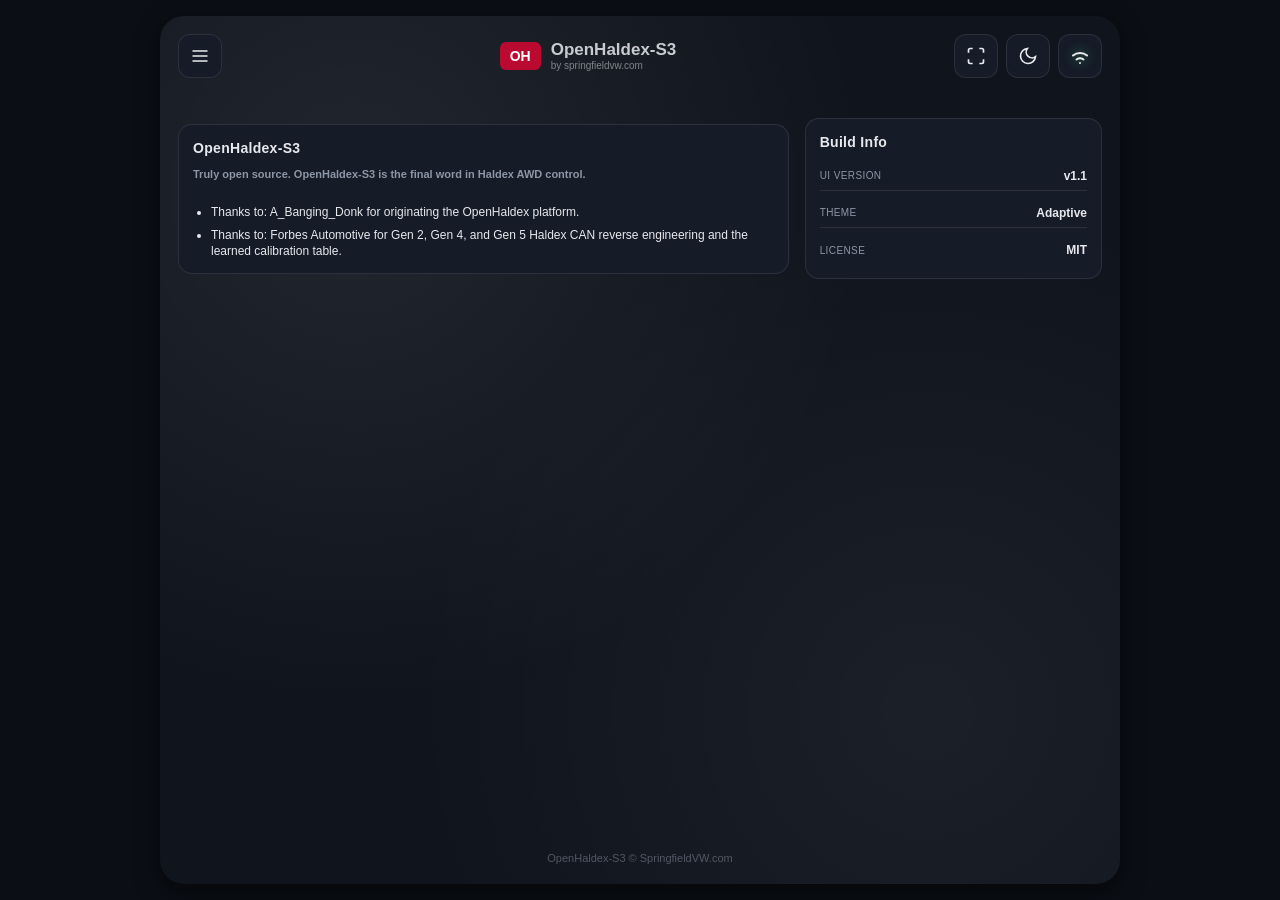
<file: data/about.html>
<!--
OpenHaldex-S3 About UI
&copy; 2026 SpringfieldVW.com
Licensed under the MIT License (see /data/LICENSE)
-->
<!doctype html>
<html lang="en">
  <head>
    <meta charset="utf-8" />
    <meta name="viewport" content="width=device-width, initial-scale=1" />
    <title>OpenHaldex-S3 | About</title>
    <link rel="stylesheet" href="./styles.css" />
  </head>
  <body data-theme="dark">
    <div class="container">
      <!-- Slide Menu Overlay -->
      <nav id="main-menu" class="slide-menu" aria-label="Main menu" aria-hidden="true">
        <div class="menu-header">
          <button type="button" class="menu-close" aria-label="Close menu">
            <svg viewBox="0 0 24 24" fill="none" stroke="currentColor" stroke-width="2">
              <line x1="18" y1="6" x2="6" y2="18" />
              <line x1="6" y1="6" x2="18" y2="18" />
            </svg>
          </button>
          <div class="menu-brand">
            <div class="brand-logo">OH</div>
            <div class="brand-text">
              <span class="brand-title">OpenHaldex-S3</span>
              <span class="brand-subtitle">by springfieldvw.com</span>
            </div>
          </div>
        </div>
        <ul class="menu-items">
          <li><a href="./index.html">Home</a></li>
          <li><a href="./map.html">Map</a></li>
          <li><a href="./speed.html">Speed Settings</a></li>
          <li><a href="./throttle.html">Throttle Settings</a></li>
          <li><a href="./rpm.html">RPM Settings</a></li>
          <li><a href="./canview.html">CAN View</a></li>
          <li><a href="./diag.html">Diagnostics</a></li>
          <li><a href="./logs.html">Logs</a></li>
          <li><a href="./setup.html">Setup</a></li>
          <li><a href="./volvo.html">Volvo DEM</a></li>
          <li><a href="./ota.html">OTA</a></li>
          <li><a href="./help.html">Help</a></li>
          <li><a href="./about.html">About</a></li>
        </ul>
      </nav>

      <div class="menu-backdrop" hidden></div>

      <!-- App Header -->
      <header class="header">
        <button
          type="button"
          class="header-btn menu-toggle"
          aria-label="Open menu"
          aria-controls="main-menu"
          aria-expanded="false"
        >
          <svg viewBox="0 0 24 24">
            <path d="M3 6h18M3 12h18M3 18h18" stroke="currentColor" stroke-width="2" />
          </svg>
        </button>
        <div class="header-brand">
          <div class="brand-logo">OH</div>
          <div class="brand-text">
            <span class="brand-title">OpenHaldex-S3</span>
            <span class="brand-subtitle">by springfieldvw.com</span>
          </div>
        </div>
        <div class="header-icons">
          <button type="button" class="header-btn fullscreen-toggle" aria-label="Enter fullscreen">
            <svg
              class="fullscreen-icon expand-icon"
              viewBox="0 0 24 24"
              fill="none"
              stroke="currentColor"
              stroke-width="2"
            >
              <path
                d="M8 3H5a2 2 0 0 0-2 2v3m18 0V5a2 2 0 0 0-2-2h-3m0 18h3a2 2 0 0 0 2-2v-3M3 16v3a2 2 0 0 0 2 2h3"
              />
            </svg>
            <svg
              class="fullscreen-icon compress-icon"
              viewBox="0 0 24 24"
              fill="none"
              stroke="currentColor"
              stroke-width="2"
            >
              <path
                d="M8 3v3a2 2 0 0 1-2 2H3m18 0h-3a2 2 0 0 1-2-2V3m0 18v-3a2 2 0 0 1 2-2h3M3 16h3a2 2 0 0 1 2 2v3"
              />
            </svg>
          </button>
          <button type="button" class="header-btn theme-toggle" aria-label="Switch theme">
            <svg
              class="theme-icon sun-icon"
              viewBox="0 0 24 24"
              fill="none"
              stroke="currentColor"
              stroke-width="2"
            >
              <circle cx="12" cy="12" r="5" />
              <line x1="12" y1="1" x2="12" y2="3" />
              <line x1="12" y1="21" x2="12" y2="23" />
              <line x1="4.22" y1="4.22" x2="5.64" y2="5.64" />
              <line x1="18.36" y1="18.36" x2="19.78" y2="19.78" />
              <line x1="1" y1="12" x2="3" y2="12" />
              <line x1="21" y1="12" x2="23" y2="12" />
              <line x1="4.22" y1="19.78" x2="5.64" y2="18.36" />
              <line x1="18.36" y1="5.64" x2="19.78" y2="4.22" />
            </svg>
            <svg
              class="theme-icon moon-icon"
              viewBox="0 0 24 24"
              fill="none"
              stroke="currentColor"
              stroke-width="2"
            >
              <path d="M21 12.79A9 9 0 1 1 11.21 3 7 7 0 0 0 21 12.79z" />
            </svg>
          </button>
          <div class="header-btn wifi-icon" role="status" aria-label="Wi-Fi connected">
            <svg
              viewBox="0 0 24 24"
              fill="none"
              stroke="currentColor"
              stroke-width="2"
              stroke-linecap="round"
            >
              <path d="M5 12.55a11 11 0 0 1 14.08 0" />
              <path d="M8.5 16.5a6 6 0 0 1 7 0" />
              <circle cx="12" cy="20" r="1" fill="currentColor" stroke="none" />
            </svg>
          </div>
        </div>
      </header>
      <main class="page-main" aria-label="About OpenHaldex-S3">
        <div class="grid-container">
          <div class="col-12 col-md-8">
            <section class="ui-card">
              <div class="ui-section-head"><h2>OpenHaldex-S3</h2></div>
              <p class="ui-subtle">
                <strong
                  >Truly open source. OpenHaldex-S3 is the final word in Haldex AWD control.</strong
                >
              </p>
              <ul class="info-list" style="margin-top: 12px">
                <li>Thanks to: A_Banging_Donk for originating the OpenHaldex platform.</li>
                <li>
                  Thanks to: Forbes Automotive for Gen 2, Gen 4, and Gen 5 Haldex CAN reverse
                  engineering and the learned calibration table.
                </li>
              </ul>
            </section>
          </div>
          <div class="col-12 col-md-4">
            <section class="ui-card">
              <div class="ui-section-head"><h2>Build Info</h2></div>
              <div class="kv-grid">
                <div class="kv-item">
                  <span class="kv-label">UI Version</span><span class="kv-value">v1.1</span>
                </div>
                <div class="kv-item">
                  <span class="kv-label">Theme</span><span class="kv-value">Adaptive</span>
                </div>
                <div class="kv-item">
                  <span class="kv-label">License</span
                  ><span class="kv-value">MIT</span>
                </div>
              </div>
            </section>
          </div>
        </div>
      </main>
      <footer class="footer">
        <div>OpenHaldex-S3 &copy; SpringfieldVW.com</div>
      </footer>
    </div>
    <script src="./app.js"></script>
  </body>
</html>
</file>
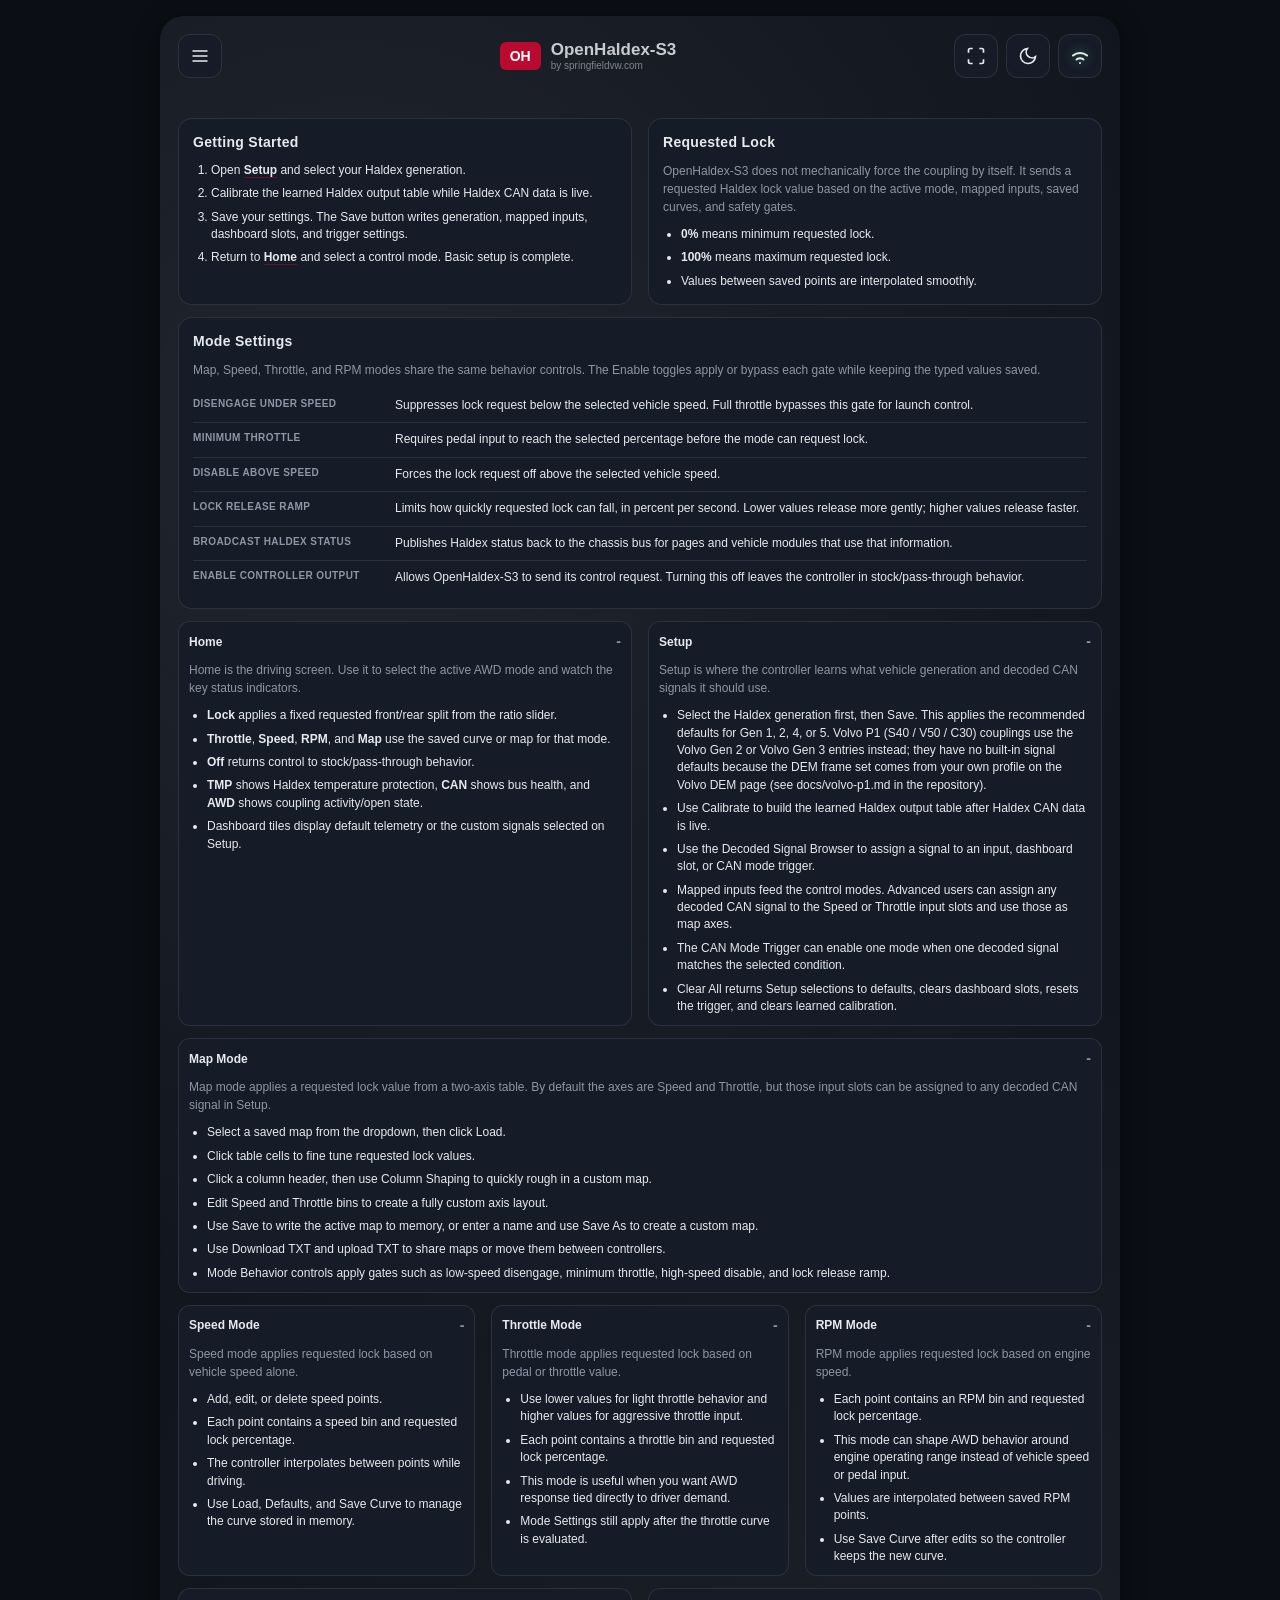
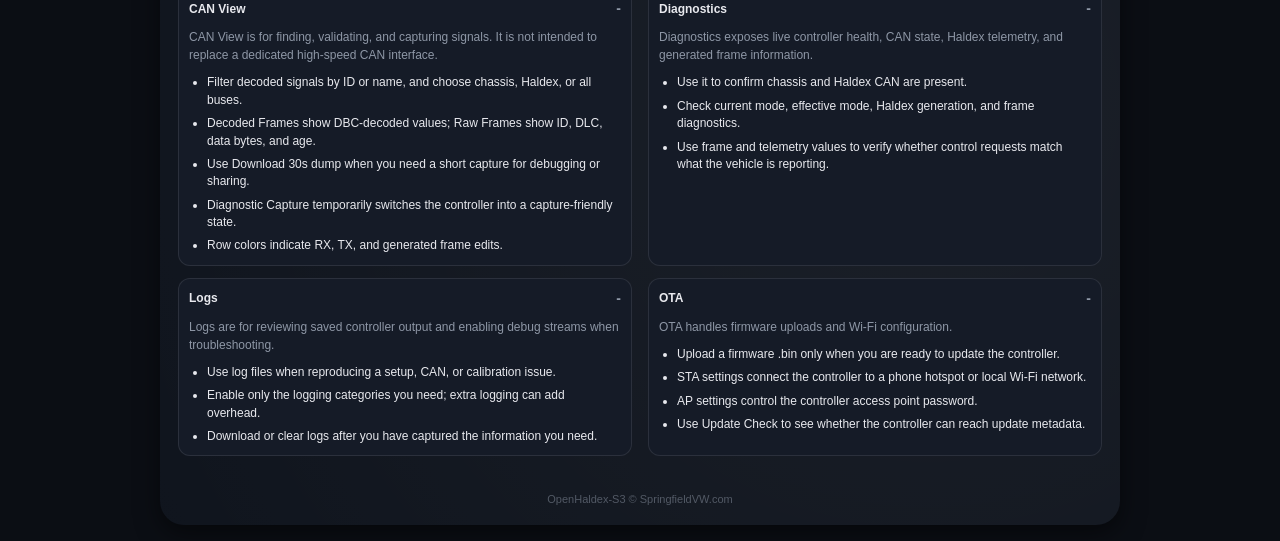
<file: data/help.html>
<!--
OpenHaldex-S3 Help UI
&copy; 2026 SpringfieldVW.com
Licensed under the MIT License (see /data/LICENSE)
-->
<!doctype html>
<html lang="en">
  <head>
    <meta charset="utf-8" />
    <meta name="viewport" content="width=device-width, initial-scale=1" />
    <title>OpenHaldex-S3 | Help</title>
    <link rel="stylesheet" href="./styles.css" />
  </head>
  <body data-theme="dark">
    <div class="container">
      <!-- Slide Menu Overlay -->
      <nav id="main-menu" class="slide-menu" aria-label="Main menu" aria-hidden="true">
        <div class="menu-header">
          <button type="button" class="menu-close" aria-label="Close menu">
            <svg viewBox="0 0 24 24" fill="none" stroke="currentColor" stroke-width="2">
              <line x1="18" y1="6" x2="6" y2="18" />
              <line x1="6" y1="6" x2="18" y2="18" />
            </svg>
          </button>
          <div class="menu-brand">
            <div class="brand-logo">OH</div>
            <div class="brand-text">
              <span class="brand-title">OpenHaldex-S3</span>
              <span class="brand-subtitle">by springfieldvw.com</span>
            </div>
          </div>
        </div>
        <ul class="menu-items">
          <li><a href="./index.html">Home</a></li>
          <li><a href="./map.html">Map</a></li>
          <li><a href="./speed.html">Speed Settings</a></li>
          <li><a href="./throttle.html">Throttle Settings</a></li>
          <li><a href="./rpm.html">RPM Settings</a></li>
          <li><a href="./canview.html">CAN View</a></li>
          <li><a href="./diag.html">Diagnostics</a></li>
          <li><a href="./logs.html">Logs</a></li>
          <li><a href="./setup.html">Setup</a></li>
          <li><a href="./volvo.html">Volvo DEM</a></li>
          <li><a href="./ota.html">OTA</a></li>
          <li><a href="./help.html">Help</a></li>
          <li><a href="./about.html">About</a></li>
        </ul>
      </nav>

      <div class="menu-backdrop" hidden></div>

      <!-- App Header -->
      <header class="header">
        <button
          type="button"
          class="header-btn menu-toggle"
          aria-label="Open menu"
          aria-controls="main-menu"
          aria-expanded="false"
        >
          <svg viewBox="0 0 24 24">
            <path d="M3 6h18M3 12h18M3 18h18" stroke="currentColor" stroke-width="2" />
          </svg>
        </button>
        <div class="header-brand">
          <div class="brand-logo">OH</div>
          <div class="brand-text">
            <span class="brand-title">OpenHaldex-S3</span>
            <span class="brand-subtitle">by springfieldvw.com</span>
          </div>
        </div>
        <div class="header-icons">
          <button type="button" class="header-btn fullscreen-toggle" aria-label="Enter fullscreen">
            <svg
              class="fullscreen-icon expand-icon"
              viewBox="0 0 24 24"
              fill="none"
              stroke="currentColor"
              stroke-width="2"
            >
              <path
                d="M8 3H5a2 2 0 0 0-2 2v3m18 0V5a2 2 0 0 0-2-2h-3m0 18h3a2 2 0 0 0 2-2v-3M3 16v3a2 2 0 0 0 2 2h3"
              />
            </svg>
            <svg
              class="fullscreen-icon compress-icon"
              viewBox="0 0 24 24"
              fill="none"
              stroke="currentColor"
              stroke-width="2"
            >
              <path
                d="M8 3v3a2 2 0 0 1-2 2H3m18 0h-3a2 2 0 0 1-2-2V3m0 18v-3a2 2 0 0 1 2-2h3M3 16h3a2 2 0 0 1 2 2v3"
              />
            </svg>
          </button>
          <button type="button" class="header-btn theme-toggle" aria-label="Switch theme">
            <svg
              class="theme-icon sun-icon"
              viewBox="0 0 24 24"
              fill="none"
              stroke="currentColor"
              stroke-width="2"
            >
              <circle cx="12" cy="12" r="5" />
              <line x1="12" y1="1" x2="12" y2="3" />
              <line x1="12" y1="21" x2="12" y2="23" />
              <line x1="4.22" y1="4.22" x2="5.64" y2="5.64" />
              <line x1="18.36" y1="18.36" x2="19.78" y2="19.78" />
              <line x1="1" y1="12" x2="3" y2="12" />
              <line x1="21" y1="12" x2="23" y2="12" />
              <line x1="4.22" y1="19.78" x2="5.64" y2="18.36" />
              <line x1="18.36" y1="5.64" x2="19.78" y2="4.22" />
            </svg>
            <svg
              class="theme-icon moon-icon"
              viewBox="0 0 24 24"
              fill="none"
              stroke="currentColor"
              stroke-width="2"
            >
              <path d="M21 12.79A9 9 0 1 1 11.21 3 7 7 0 0 0 21 12.79z" />
            </svg>
          </button>
          <div class="header-btn wifi-icon" role="status" aria-label="Wi-Fi connected">
            <svg
              viewBox="0 0 24 24"
              fill="none"
              stroke="currentColor"
              stroke-width="2"
              stroke-linecap="round"
            >
              <path d="M5 12.55a11 11 0 0 1 14.08 0" />
              <path d="M8.5 16.5a6 6 0 0 1 7 0" />
              <circle cx="12" cy="20" r="1" fill="currentColor" stroke="none" />
            </svg>
          </div>
        </div>
      </header>
      <main class="page-main help-main" aria-label="Help and usage guidance">
        <div class="grid-container">
          <div class="col-12 col-md-6">
            <section class="ui-card help-card">
              <div class="ui-section-head"><h2>Getting Started</h2></div>
              <ol class="info-list numbered">
                <li>
                  Open <a class="help-page-link" href="./setup.html">Setup</a> and select your
                  Haldex generation.
                </li>
                <li>Calibrate the learned Haldex output table while Haldex CAN data is live.</li>
                <li>
                  Save your settings. The Save button writes generation, mapped inputs, dashboard
                  slots, and trigger settings.
                </li>
                <li>
                  Return to <a class="help-page-link" href="./index.html">Home</a> and select a
                  control mode. Basic setup is complete.
                </li>
              </ol>
            </section>
          </div>
          <div class="col-12 col-md-6">
            <section class="ui-card help-card">
              <div class="ui-section-head"><h2>Requested Lock</h2></div>
              <p class="help-lead">
                OpenHaldex-S3 does not mechanically force the coupling by itself. It sends a
                requested Haldex lock value based on the active mode, mapped inputs, saved curves,
                and safety gates.
              </p>
              <ul class="info-list">
                <li><strong>0%</strong> means minimum requested lock.</li>
                <li><strong>100%</strong> means maximum requested lock.</li>
                <li>Values between saved points are interpolated smoothly.</li>
              </ul>
            </section>
          </div>
        </div>

        <div class="grid-container">
          <div class="col-12">
            <section class="ui-card help-card">
              <div class="ui-section-head"><h2>Mode Settings</h2></div>
              <p class="help-lead">
                Map, Speed, Throttle, and RPM modes share the same behavior controls. The Enable
                toggles apply or bypass each gate while keeping the typed values saved.
              </p>
              <dl class="help-term-list">
                <div class="help-term">
                  <dt>Disengage under speed</dt>
                  <dd>
                    Suppresses lock request below the selected vehicle speed. Full throttle bypasses
                    this gate for launch control.
                  </dd>
                </div>
                <div class="help-term">
                  <dt>Minimum throttle</dt>
                  <dd>
                    Requires pedal input to reach the selected percentage before the mode can
                    request lock.
                  </dd>
                </div>
                <div class="help-term">
                  <dt>Disable above speed</dt>
                  <dd>Forces the lock request off above the selected vehicle speed.</dd>
                </div>
                <div class="help-term">
                  <dt>Lock release ramp</dt>
                  <dd>
                    Limits how quickly requested lock can fall, in percent per second. Lower values
                    release more gently; higher values release faster.
                  </dd>
                </div>
                <div class="help-term">
                  <dt>Broadcast Haldex status</dt>
                  <dd>
                    Publishes Haldex status back to the chassis bus for pages and vehicle modules
                    that use that information.
                  </dd>
                </div>
                <div class="help-term">
                  <dt>Enable controller output</dt>
                  <dd>
                    Allows OpenHaldex-S3 to send its control request. Turning this off leaves the
                    controller in stock/pass-through behavior.
                  </dd>
                </div>
              </dl>
            </section>
          </div>
        </div>

        <div class="grid-container">
          <div class="col-12 col-md-6">
            <details class="ui-details help-details" data-detail="help-home" open>
              <summary>Home</summary>
              <div class="help-section">
                <p class="help-lead">
                  Home is the driving screen. Use it to select the active AWD mode and watch the key
                  status indicators.
                </p>
                <ul class="info-list">
                  <li>
                    <strong>Lock</strong> applies a fixed requested front/rear split from the ratio
                    slider.
                  </li>
                  <li>
                    <strong>Throttle</strong>, <strong>Speed</strong>, <strong>RPM</strong>, and
                    <strong>Map</strong> use the saved curve or map for that mode.
                  </li>
                  <li><strong>Off</strong> returns control to stock/pass-through behavior.</li>
                  <li>
                    <strong>TMP</strong> shows Haldex temperature protection,
                    <strong>CAN</strong> shows bus health, and <strong>AWD</strong> shows coupling
                    activity/open state.
                  </li>
                  <li>
                    Dashboard tiles display default telemetry or the custom signals selected on
                    Setup.
                  </li>
                </ul>
              </div>
            </details>
          </div>
          <div class="col-12 col-md-6">
            <details class="ui-details help-details" data-detail="help-setup" open>
              <summary>Setup</summary>
              <div class="help-section">
                <p class="help-lead">
                  Setup is where the controller learns what vehicle generation and decoded CAN
                  signals it should use.
                </p>
                <ul class="info-list">
                  <li>
                    Select the Haldex generation first, then Save. This applies the recommended
                    defaults for Gen 1, 2, 4, or 5. Volvo P1 (S40 / V50 / C30) couplings use the
                    Volvo Gen 2 or Volvo Gen 3 entries instead; they have no built-in signal
                    defaults because the DEM frame set comes from your own profile on the Volvo DEM
                    page (see docs/volvo-p1.md in the repository).
                  </li>
                  <li>
                    Use Calibrate to build the learned Haldex output table after Haldex CAN data is
                    live.
                  </li>
                  <li>
                    Use the Decoded Signal Browser to assign a signal to an input, dashboard slot,
                    or CAN mode trigger.
                  </li>
                  <li>
                    Mapped inputs feed the control modes. Advanced users can assign any decoded CAN
                    signal to the Speed or Throttle input slots and use those as map axes.
                  </li>
                  <li>
                    The CAN Mode Trigger can enable one mode when one decoded signal matches the
                    selected condition.
                  </li>
                  <li>
                    Clear All returns Setup selections to defaults, clears dashboard slots, resets
                    the trigger, and clears learned calibration.
                  </li>
                </ul>
              </div>
            </details>
          </div>
        </div>

        <div class="grid-container">
          <div class="col-12">
            <details class="ui-details help-details" data-detail="help-map" open>
              <summary>Map Mode</summary>
              <div class="help-section">
                <p class="help-lead">
                  Map mode applies a requested lock value from a two-axis table. By default the axes
                  are Speed and Throttle, but those input slots can be assigned to any decoded CAN
                  signal in Setup.
                </p>
                <ul class="info-list">
                  <li>Select a saved map from the dropdown, then click Load.</li>
                  <li>Click table cells to fine tune requested lock values.</li>
                  <li>
                    Click a column header, then use Column Shaping to quickly rough in a custom map.
                  </li>
                  <li>Edit Speed and Throttle bins to create a fully custom axis layout.</li>
                  <li>
                    Use Save to write the active map to memory, or enter a name and use Save As to
                    create a custom map.
                  </li>
                  <li>
                    Use Download TXT and upload TXT to share maps or move them between controllers.
                  </li>
                  <li>
                    Mode Behavior controls apply gates such as low-speed disengage, minimum
                    throttle, high-speed disable, and lock release ramp.
                  </li>
                </ul>
              </div>
            </details>
          </div>
        </div>

        <div class="grid-container">
          <div class="col-12 col-md-4">
            <details class="ui-details help-details" data-detail="help-speed" open>
              <summary>Speed Mode</summary>
              <div class="help-section">
                <p class="help-lead">
                  Speed mode applies requested lock based on vehicle speed alone.
                </p>
                <ul class="info-list">
                  <li>Add, edit, or delete speed points.</li>
                  <li>Each point contains a speed bin and requested lock percentage.</li>
                  <li>The controller interpolates between points while driving.</li>
                  <li>Use Load, Defaults, and Save Curve to manage the curve stored in memory.</li>
                </ul>
              </div>
            </details>
          </div>
          <div class="col-12 col-md-4">
            <details class="ui-details help-details" data-detail="help-throttle" open>
              <summary>Throttle Mode</summary>
              <div class="help-section">
                <p class="help-lead">
                  Throttle mode applies requested lock based on pedal or throttle value.
                </p>
                <ul class="info-list">
                  <li>
                    Use lower values for light throttle behavior and higher values for aggressive
                    throttle input.
                  </li>
                  <li>Each point contains a throttle bin and requested lock percentage.</li>
                  <li>
                    This mode is useful when you want AWD response tied directly to driver demand.
                  </li>
                  <li>Mode Settings still apply after the throttle curve is evaluated.</li>
                </ul>
              </div>
            </details>
          </div>
          <div class="col-12 col-md-4">
            <details class="ui-details help-details" data-detail="help-rpm" open>
              <summary>RPM Mode</summary>
              <div class="help-section">
                <p class="help-lead">RPM mode applies requested lock based on engine speed.</p>
                <ul class="info-list">
                  <li>Each point contains an RPM bin and requested lock percentage.</li>
                  <li>
                    This mode can shape AWD behavior around engine operating range instead of
                    vehicle speed or pedal input.
                  </li>
                  <li>Values are interpolated between saved RPM points.</li>
                  <li>Use Save Curve after edits so the controller keeps the new curve.</li>
                </ul>
              </div>
            </details>
          </div>
        </div>

        <div class="grid-container">
          <div class="col-12 col-md-6">
            <details class="ui-details help-details" data-detail="help-canview" open>
              <summary>CAN View</summary>
              <div class="help-section">
                <p class="help-lead">
                  CAN View is for finding, validating, and capturing signals. It is not intended to
                  replace a dedicated high-speed CAN interface.
                </p>
                <ul class="info-list">
                  <li>
                    Filter decoded signals by ID or name, and choose chassis, Haldex, or all buses.
                  </li>
                  <li>
                    Decoded Frames show DBC-decoded values; Raw Frames show ID, DLC, data bytes, and
                    age.
                  </li>
                  <li>
                    Use Download 30s dump when you need a short capture for debugging or sharing.
                  </li>
                  <li>
                    Diagnostic Capture temporarily switches the controller into a capture-friendly
                    state.
                  </li>
                  <li>Row colors indicate RX, TX, and generated frame edits.</li>
                </ul>
              </div>
            </details>
          </div>
          <div class="col-12 col-md-6">
            <details class="ui-details help-details" data-detail="help-diag" open>
              <summary>Diagnostics</summary>
              <div class="help-section">
                <p class="help-lead">
                  Diagnostics exposes live controller health, CAN state, Haldex telemetry, and
                  generated frame information.
                </p>
                <ul class="info-list">
                  <li>Use it to confirm chassis and Haldex CAN are present.</li>
                  <li>
                    Check current mode, effective mode, Haldex generation, and frame diagnostics.
                  </li>
                  <li>
                    Use frame and telemetry values to verify whether control requests match what the
                    vehicle is reporting.
                  </li>
                </ul>
              </div>
            </details>
          </div>
        </div>

        <div class="grid-container">
          <div class="col-12 col-md-6">
            <details class="ui-details help-details" data-detail="help-logs" open>
              <summary>Logs</summary>
              <div class="help-section">
                <p class="help-lead">
                  Logs are for reviewing saved controller output and enabling debug streams when
                  troubleshooting.
                </p>
                <ul class="info-list">
                  <li>Use log files when reproducing a setup, CAN, or calibration issue.</li>
                  <li>
                    Enable only the logging categories you need; extra logging can add overhead.
                  </li>
                  <li>Download or clear logs after you have captured the information you need.</li>
                </ul>
              </div>
            </details>
          </div>
          <div class="col-12 col-md-6">
            <details class="ui-details help-details" data-detail="help-ota" open>
              <summary>OTA</summary>
              <div class="help-section">
                <p class="help-lead">OTA handles firmware uploads and Wi-Fi configuration.</p>
                <ul class="info-list">
                  <li>Upload a firmware .bin only when you are ready to update the controller.</li>
                  <li>
                    STA settings connect the controller to a phone hotspot or local Wi-Fi network.
                  </li>
                  <li>AP settings control the controller access point password.</li>
                  <li>Use Update Check to see whether the controller can reach update metadata.</li>
                </ul>
              </div>
            </details>
          </div>
        </div>
      </main>
      <footer class="footer">
        <div>OpenHaldex-S3 &copy; SpringfieldVW.com</div>
      </footer>
    </div>
    <script src="./app.js"></script>
  </body>
</html>
</file>
<file: data/styles.css>
/* OpenHaldex-S3 UI
   (c) 2026 SpringfieldVW.com
   Licensed under the MIT License (see /data/LICENSE) */

:root {
  --vw-blue: #0051ce;
  --audi-red: #bb0a30;
  --brand-rgb: 187, 10, 48;
  --font-ui: "Segoe UI Variable Text", "Aptos", "SF Pro Text", "Noto Sans", sans-serif;
  --font-mono: "JetBrains Mono", "SFMono-Regular", "Consolas", "Liberation Mono", monospace;
  --bg: #0b0e14;
  --panel: #0f141d;
  --panel-2: #151b27;
  --text: #e8e9ee;
  --muted: #8e97a6;
  --line: rgba(232, 233, 238, 0.1);
  --brand: var(--audi-red);
  --success: #22c55e;
  --warning: #f59e0b;
  --danger: #ef4444;
  --control-bg: var(--panel);
  --control-bg-alt: var(--panel-2);
  --control-border: rgba(232, 233, 238, 0.22);
  --control-border-strong: rgba(var(--brand-rgb), 0.42);
  --control-hover: rgba(var(--brand-rgb), 0.12);
  --control-ring: rgba(var(--brand-rgb), 0.24);
  --grid-gap: 8px;
  --grid-pad-top: 28px;
  --grid-pad: 12px;
  --shadow: 0 8px 24px rgba(0, 0, 0, 0.5);
}

[data-theme="light"] {
  --brand-rgb: 0, 81, 206;
  --bg: #f4f6fa;
  --panel: #ffffff;
  --panel-2: #f4f6fb;
  --text: #0b1324;
  --muted: #6a7280;
  --line: rgba(11, 19, 36, 0.1);
  --brand: var(--vw-blue);
  --control-bg: var(--panel);
  --control-bg-alt: var(--panel-2);
  --control-border: rgba(11, 19, 36, 0.2);
  --control-border-strong: rgba(var(--brand-rgb), 0.42);
  --control-hover: rgba(var(--brand-rgb), 0.1);
  --control-ring: rgba(var(--brand-rgb), 0.2);
  --shadow: 0 8px 24px rgba(12, 18, 38, 0.1);
}

* {
  box-sizing: border-box;
  margin: 0;
  padding: 0;
}

body {
  background: var(--bg);
  color: var(--text);
  font-family: var(--font-ui);
  line-height: 1.35;
  min-height: 100vh;
  display: flex;
  justify-content: center;
  padding: 16px;
  -webkit-text-size-adjust: 100%;
  text-rendering: optimizeLegibility;
  -webkit-font-smoothing: antialiased;
  -moz-osx-font-smoothing: grayscale;
}

button,
input,
select,
textarea {
  font-family: inherit;
}

code,
pre,
kbd,
samp {
  font-family: var(--font-mono);
}

* {
  scrollbar-width: thin;
  scrollbar-color: rgba(var(--brand-rgb), 0.56) rgba(var(--brand-rgb), 0.14);
}

*::-webkit-scrollbar {
  width: 10px;
  height: 10px;
}

*::-webkit-scrollbar-track {
  background: rgba(var(--brand-rgb), 0.14);
  border-radius: 999px;
}

*::-webkit-scrollbar-thumb {
  background: rgba(var(--brand-rgb), 0.56);
  border-radius: 999px;
  border: 2px solid rgba(var(--brand-rgb), 0.14);
}

*::-webkit-scrollbar-thumb:hover {
  background: rgba(var(--brand-rgb), 0.72);
}

button,
a,
input[type="range"] {
  touch-action: manipulation;
}

/* Slide Menu */
.slide-menu {
  position: absolute;
  top: 0;
  left: 0;
  width: 285px;
  height: 100%;
  background: var(--panel);
  box-shadow: none;
  transform: translateX(-100%);
  transition:
    transform 0.3s cubic-bezier(0.4, 0, 0.2, 1),
    box-shadow 0.3s ease;
  z-index: 100;
  display: flex;
  flex-direction: column;
  border-radius: 24px 0 0 24px;
  pointer-events: none;
}

.slide-menu.active {
  pointer-events: auto;
  transform: translateX(0);
  box-shadow: 8px 0 24px rgba(0, 0, 0, 0.3);
}

.menu-backdrop {
  position: absolute;
  top: 0;
  left: 0;
  width: 100%;
  height: 100%;
  background: rgba(0, 0, 0, 0);
  opacity: 0;
  pointer-events: none;
  transition: opacity 0.3s ease;
  z-index: 99;
  border-radius: 24px;
}

.menu-backdrop.active {
  opacity: 0.5;
  pointer-events: auto;
}

.menu-header {
  display: flex;
  align-items: center;
  justify-content: space-between;
  padding: 20px 16px;
  border-bottom: 1px solid var(--line);
  gap: 12px;
}

.menu-close {
  width: 44px;
  height: 44px;
  border-radius: 8px;
  border: 1px solid var(--line);
  background: var(--panel-2);
  color: var(--text);
  display: flex;
  align-items: center;
  justify-content: center;
  cursor: pointer;
  transition: all 0.2s;
}

.menu-close:hover {
  background: var(--line);
}

.menu-close svg {
  width: 18px;
  height: 18px;
}

.menu-brand {
  display: flex;
  align-items: center;
  justify-content: center;
  gap: 10px;
  flex: 1;
  margin-left: 21px;
}

.menu-items {
  list-style: none;
  flex: 1;
  overflow-y: auto;
  padding: 12px 0;
}

.menu-items li {
  margin: 0;
  padding: 0;
}

.menu-items a {
  display: flex;
  align-items: center;
  padding: 14px 20px;
  color: var(--text);
  text-decoration: none;
  font-size: 14px;
  font-weight: 500;
  transition: all 0.2s;
  cursor: pointer;
}

.menu-items a:hover {
  background: var(--panel-2);
  padding-left: 24px;
  color: var(--brand);
}

:focus-visible {
  outline: 2px solid var(--brand);
  outline-offset: 2px;
}

.menu-items a:focus-visible {
  background: var(--panel-2);
  color: var(--brand);
}

.btn-circle:focus-visible .btn-icon {
  border-color: var(--brand);
}

.container {
  width: 100%;
  max-width: 960px;
  background: var(--panel);
  border-radius: 24px;
  padding: 18px 18px 18px 18px;
  box-shadow: var(--shadow);
  display: flex;
  flex-direction: column;
  gap: 12px;
  min-height: 90vh;
  position: relative;
  overflow: hidden;
}

.container::before {
  content: "";
  position: absolute;
  top: 0;
  left: 0;
  width: 100%;
  height: 100%;
  background:
    radial-gradient(circle at 20% 20%, rgba(11, 19, 36, 0.08) 0%, transparent 50%),
    radial-gradient(circle at 80% 80%, rgba(11, 19, 36, 0.06) 0%, transparent 50%);
  pointer-events: none;
  z-index: 0;
}

[data-theme="dark"] .container::before {
  background:
    radial-gradient(circle at 20% 20%, rgba(255, 255, 255, 0.08) 0%, transparent 50%),
    radial-gradient(circle at 80% 80%, rgba(255, 255, 255, 0.05) 0%, transparent 50%);
}

.container > *:not(.slide-menu):not(.menu-backdrop) {
  position: relative;
  z-index: 1;
}

/* Header */
.header {
  display: flex;
  align-items: center;
  justify-content: space-between;
  gap: 12px;
}

.header-btn {
  width: 44px;
  height: 44px;
  border-radius: 12px;
  border: 1px solid var(--line);
  background: var(--panel-2);
  color: var(--text);
  display: flex;
  align-items: center;
  justify-content: center;
  cursor: pointer;
  flex-shrink: 0;
}

.header-btn svg {
  width: 20px;
  height: 20px;
}

.header-icons {
  display: flex;
  gap: 8px;
  align-items: center;
}

.wifi-icon {
  cursor: default;
}

.wifi-icon svg {
  width: 24px;
  height: 24px;
  filter: drop-shadow(0 0 6px rgba(74, 222, 128, 0.6));
  transform: translateY(-1px);
}

.theme-toggle .moon-icon {
  display: none;
}

[data-theme="dark"] .theme-toggle .sun-icon {
  display: none;
}

[data-theme="dark"] .theme-toggle .moon-icon {
  display: block;
}

.fullscreen-toggle .compress-icon {
  display: none;
}

:fullscreen .fullscreen-toggle .expand-icon,
html:fullscreen .fullscreen-toggle .expand-icon {
  display: none;
}

:fullscreen .fullscreen-toggle .compress-icon,
html:fullscreen .fullscreen-toggle .compress-icon {
  display: block;
}

.header-brand {
  display: flex;
  align-items: center;
  justify-content: center;
  gap: 10px;
  flex: 1;
}

.brand-logo {
  background: var(--brand);
  color: white;
  font-size: 14px;
  font-weight: 700;
  padding: 6px 10px;
  border-radius: 6px;
  line-height: 1.2;
  text-align: center;
}
.brand-text {
  display: flex;
  flex-direction: column;
  gap: 0px;
}

.brand-title {
  font-size: 17px;
  font-weight: 600;
  opacity: 0.85;
  line-height: 1.2;
}

.brand-subtitle {
  font-size: 10px;
  font-weight: 400;
  opacity: 0.5;
  line-height: 1.2;
}

/* 12-Column Grid System */
.grid-container {
  display: grid;
  grid-template-columns: repeat(12, 1fr);
  gap: var(--grid-gap);
  width: 100%;
}

.grid-container:first-of-type {
  padding: var(--grid-pad-top) 0 var(--grid-pad) 0;
}

.grid-container:nth-of-type(n + 2) {
  padding: var(--grid-pad) 0;
}

/* Column classes */
.col-1,
.col-2,
.col-3,
.col-4,
.col-5,
.col-6,
.col-7,
.col-8,
.col-9,
.col-10,
.col-11,
.col-12,
.col-sm-1,
.col-sm-2,
.col-sm-3,
.col-sm-4,
.col-sm-5,
.col-sm-6,
.col-sm-7,
.col-sm-8,
.col-sm-9,
.col-sm-10,
.col-sm-11,
.col-sm-12,
.col-md-1,
.col-md-2,
.col-md-3,
.col-md-4,
.col-md-5,
.col-md-6,
.col-md-7,
.col-md-8,
.col-md-9,
.col-md-10,
.col-md-11,
.col-md-12 {
  display: flex;
  flex-direction: column;
  justify-content: center;
  align-items: center;
  width: 100%;
}

.col-1 {
  grid-column: span 1;
}
.col-2 {
  grid-column: span 2;
}
.col-3 {
  grid-column: span 3;
}
.col-4 {
  grid-column: span 4;
}
.col-5 {
  grid-column: span 5;
}
.col-6 {
  grid-column: span 6;
}
.col-7 {
  grid-column: span 7;
}
.col-8 {
  grid-column: span 8;
}
.col-9 {
  grid-column: span 9;
}
.col-10 {
  grid-column: span 10;
}
.col-11 {
  grid-column: span 11;
}
.col-12 {
  grid-column: span 12;
}

/* Tablet breakpoint (414px+) */
@media (min-width: 414px) {
  :root {
    --grid-gap: 12px;
  }

  .col-sm-1,
  .col-sm-2,
  .col-sm-3,
  .col-sm-4,
  .col-sm-5,
  .col-sm-6,
  .col-sm-7,
  .col-sm-8,
  .col-sm-9,
  .col-sm-10,
  .col-sm-11,
  .col-sm-12 {
    display: flex;
    flex-direction: column;
    justify-content: center;
    align-items: center;
    width: 100%;
  }

  .col-sm-1 {
    grid-column: span 1;
  }
  .col-sm-2 {
    grid-column: span 2;
  }
  .col-sm-3 {
    grid-column: span 3;
  }
  .col-sm-4 {
    grid-column: span 4;
  }
  .col-sm-5 {
    grid-column: span 5;
  }
  .col-sm-6 {
    grid-column: span 6;
  }
  .col-sm-7 {
    grid-column: span 7;
  }
  .col-sm-8 {
    grid-column: span 8;
  }
  .col-sm-9 {
    grid-column: span 9;
  }
  .col-sm-10 {
    grid-column: span 10;
  }
  .col-sm-11 {
    grid-column: span 11;
  }
  .col-sm-12 {
    grid-column: span 12;
  }
}

/* Desktop breakpoint (768px+) */
@media (min-width: 768px) {
  :root {
    --grid-gap: 16px;
  }

  .col-md-1,
  .col-md-2,
  .col-md-3,
  .col-md-4,
  .col-md-5,
  .col-md-6,
  .col-md-7,
  .col-md-8,
  .col-md-9,
  .col-md-10,
  .col-md-11,
  .col-md-12 {
    display: flex;
    flex-direction: column;
    justify-content: center;
    align-items: center;
    width: 100%;
  }

  .col-md-1 {
    grid-column: span 1;
  }
  .col-md-2 {
    grid-column: span 2;
  }
  .col-md-3 {
    grid-column: span 3;
  }
  .col-md-4 {
    grid-column: span 4;
  }
  .col-md-5 {
    grid-column: span 5;
  }
  .col-md-6 {
    grid-column: span 6;
  }
  .col-md-7 {
    grid-column: span 7;
  }
  .col-md-8 {
    grid-column: span 8;
  }
  .col-md-9 {
    grid-column: span 9;
  }
  .col-md-10 {
    grid-column: span 10;
  }
  .col-md-11 {
    grid-column: span 11;
  }
  .col-md-12 {
    grid-column: span 12;
  }
}

/* Button Section */
.btn-circle {
  display: flex;
  flex-direction: column;
  align-items: center;
  gap: 8px;
  background: none;
  border: none;
  color: var(--muted);
  cursor: pointer;
  padding: 0;
}

.btn-icon {
  width: 85px;
  height: 85px;
  border-radius: 16px;
  border: 1px solid var(--line);
  background: var(--panel-2);
  display: flex;
  align-items: center;
  justify-content: center;
  transition: all 0.2s;
  font-size: 11px;
  font-weight: 600;
  text-transform: uppercase;
  letter-spacing: 0.3px;
  padding: 8px;
  text-align: center;
}

.btn-icon svg {
  width: 26px;
  height: 26px;
}

.btn-circle.active {
  color: #1a1a1a;
}

.btn-circle.active .btn-icon {
  border-color: var(--brand);
  border-width: 2px;
  box-shadow:
    0 0 12px rgba(var(--brand-rgb), 0.42),
    inset 0 0 20px rgba(var(--brand-rgb), 0.16);
  background: rgba(11, 19, 36, 0.08);
}

[data-theme="dark"] .btn-circle.active {
  color: white;
}

[data-theme="dark"] .btn-circle.active .btn-icon {
  box-shadow:
    0 0 12px rgba(var(--brand-rgb), 0.5),
    inset 0 0 20px rgba(var(--brand-rgb), 0.2);
  background: rgba(255, 255, 255, 0.08);
  border-color: var(--brand);
}

.btn-circle:active .btn-icon {
  transform: scale(0.95);
}

/* Display Area */
.display-section {
  display: flex;
  flex-direction: column;
  align-items: center;
  gap: 30px;
  padding: 16px 0;
  width: 100%;
}

.ratio-display {
  display: flex;
  gap: 32px;
  align-items: center;
  justify-content: center;
  height: 54px;
}

.ratio-display.single-text {
  justify-content: center;
}

.ratio-display.single-text .ratio-value:last-child {
  display: none;
}

.ratio-separator {
  font-size: 32px;
  font-weight: 600;
  opacity: 0.3;
  margin-top: -20px;
}

.ratio-value {
  display: flex;
  flex-direction: column;
  align-items: center;
  gap: 4px;
}

.ratio-number {
  font-size: 32px;
  font-weight: 600;
  letter-spacing: 2px;
  opacity: 0.85;
}

.ratio-label {
  font-size: 10px;
  font-weight: 600;
  letter-spacing: 1px;
  opacity: 0.5;
  text-transform: uppercase;
}

.ratio-line-container {
  width: 100%;
  position: relative;
}

.ratio-line {
  width: 100%;
  height: 2px;
  background: linear-gradient(
    to right,
    var(--brand) 0%,
    var(--brand) var(--progress, 100%),
    rgba(128, 128, 128, 0.3) var(--progress, 100%),
    rgba(128, 128, 128, 0.3) 100%
  );
  border-radius: 2px;
  box-shadow: 0 0 8px var(--brand);
  pointer-events: none;
  --progress: 100%;
}

.ratio-slider {
  position: absolute;
  top: -9px;
  left: 0;
  width: 100%;
  height: 20px;
  -webkit-appearance: none;
  appearance: none;
  background: transparent;
  outline: none;
  cursor: default;
  pointer-events: none;
}

.ratio-slider.slider-enabled {
  cursor: pointer;
  pointer-events: auto;
}

.ratio-slider:not(.slider-enabled) {
  opacity: 0.75;
}

.ratio-slider::-webkit-slider-thumb {
  -webkit-appearance: none;
  width: 12px;
  height: 12px;
  border-radius: 50%;
  background: transparent;
  box-shadow: none;
  cursor: default;
}

.ratio-slider.slider-enabled::-webkit-slider-thumb {
  background: var(--brand);
  box-shadow:
    0 0 8px var(--brand),
    0 0 16px var(--brand);
  cursor: grab;
}

.ratio-slider.slider-meter::-webkit-slider-thumb {
  background: var(--brand);
  box-shadow:
    0 0 8px var(--brand),
    0 0 16px var(--brand);
  cursor: default;
}

.ratio-slider.slider-enabled:active::-webkit-slider-thumb {
  cursor: grabbing;
  box-shadow:
    0 0 12px var(--brand),
    0 0 24px var(--brand);
}

.ratio-slider::-moz-range-thumb {
  width: 12px;
  height: 12px;
  border-radius: 50%;
  background: transparent;
  box-shadow: none;
  border: none;
  cursor: default;
}

.ratio-slider.slider-enabled::-moz-range-thumb {
  background: var(--brand);
  box-shadow:
    0 0 8px var(--brand),
    0 0 16px var(--brand);
  cursor: grab;
}

.ratio-slider.slider-meter::-moz-range-thumb {
  background: var(--brand);
  box-shadow:
    0 0 8px var(--brand),
    0 0 16px var(--brand);
  cursor: default;
}

.ratio-slider.slider-enabled:active::-moz-range-thumb {
  cursor: grabbing;
  box-shadow:
    0 0 12px var(--brand),
    0 0 24px var(--brand);
}

/* Shared slider style (all non-lock sliders) */
input[type="range"]:not(.ratio-slider) {
  -webkit-appearance: none;
  appearance: none;
  width: 100%;
  height: 24px;
  background: transparent;
  outline: none;
  cursor: pointer;
}

input[type="range"]:not(.ratio-slider)::-webkit-slider-runnable-track {
  height: 3px;
  border-radius: 999px;
  border: 1px solid color-mix(in srgb, var(--brand) 48%, var(--line) 52%);
  background: linear-gradient(
    to right,
    color-mix(in srgb, var(--brand) 88%, #ffffff 12%) 0%,
    color-mix(in srgb, var(--brand) 72%, transparent) 100%
  );
  box-shadow:
    0 0 8px color-mix(in srgb, var(--brand) 45%, transparent),
    inset 0 0 6px color-mix(in srgb, var(--brand) 28%, transparent);
}

input[type="range"]:not(.ratio-slider)::-webkit-slider-thumb {
  -webkit-appearance: none;
  width: 14px;
  height: 14px;
  border-radius: 50%;
  border: 1px solid color-mix(in srgb, var(--brand) 78%, #ffffff 22%);
  background: color-mix(in srgb, var(--brand) 84%, #ffffff 16%);
  margin-top: -6px;
  box-shadow:
    0 0 10px color-mix(in srgb, var(--brand) 65%, transparent),
    0 0 18px color-mix(in srgb, var(--brand) 45%, transparent);
}

input[type="range"]:not(.ratio-slider):active::-webkit-slider-thumb {
  box-shadow:
    0 0 12px color-mix(in srgb, var(--brand) 75%, transparent),
    0 0 24px color-mix(in srgb, var(--brand) 55%, transparent);
  transform: scale(1.04);
}

input[type="range"]:not(.ratio-slider)::-moz-range-track {
  height: 3px;
  border-radius: 999px;
  border: 1px solid color-mix(in srgb, var(--brand) 48%, var(--line) 52%);
  background: linear-gradient(
    to right,
    color-mix(in srgb, var(--brand) 88%, #ffffff 12%) 0%,
    color-mix(in srgb, var(--brand) 72%, transparent) 100%
  );
  box-shadow:
    0 0 8px color-mix(in srgb, var(--brand) 45%, transparent),
    inset 0 0 6px color-mix(in srgb, var(--brand) 28%, transparent);
}

input[type="range"]:not(.ratio-slider)::-moz-range-thumb {
  width: 14px;
  height: 14px;
  border-radius: 50%;
  border: 1px solid color-mix(in srgb, var(--brand) 78%, #ffffff 22%);
  background: color-mix(in srgb, var(--brand) 84%, #ffffff 16%);
  box-shadow:
    0 0 10px color-mix(in srgb, var(--brand) 65%, transparent),
    0 0 18px color-mix(in srgb, var(--brand) 45%, transparent);
}

input[type="range"]:not(.ratio-slider):active::-moz-range-thumb {
  box-shadow:
    0 0 12px color-mix(in srgb, var(--brand) 75%, transparent),
    0 0 24px color-mix(in srgb, var(--brand) 55%, transparent);
  transform: scale(1.04);
}

.status-icons {
  display: flex;
  flex-direction: row;
  gap: 32px;
}

.status-icon {
  width: 38px;
  height: 38px;
  border-radius: 12px;
  border: 1px solid var(--line);
  background: var(--panel-2);
  display: flex;
  align-items: center;
  justify-content: center;
  color: var(--muted);
  font-weight: 700;
  font-size: 14px;
  transition:
    background 160ms ease,
    color 160ms ease,
    border-color 160ms ease,
    box-shadow 160ms ease,
    transform 160ms ease;
}

.status-icon svg {
  width: 18px;
  height: 18px;
}

.status-icon.warning,
.status-icon.can,
.status-icon.awd {
  font-size: 10px;
  letter-spacing: 0.08em;
}

.status-icon.is-on {
  color: white;
  border: 2px solid rgba(255, 255, 255, 0.4);
  transform: translateY(-1px);
}

.status-icon.warning.is-on {
  background: #f59e0b;
  box-shadow: 0 0 12px rgba(245, 158, 11, 0.5);
}

.status-icon.can.is-on {
  background: #10b981;
  box-shadow: 0 0 12px rgba(16, 185, 129, 0.45);
}

.status-icon.awd.is-on {
  background: var(--brand);
  box-shadow: 0 0 12px rgba(var(--brand-rgb), 0.45);
}

.status-icon.is-fault {
  color: white;
  border: 2px solid rgba(255, 255, 255, 0.35);
  background: #ef4444;
  box-shadow: 0 0 12px rgba(239, 68, 68, 0.45);
}

/* Data Section */
.data-item {
  display: flex;
  flex-direction: column;
  gap: 2px;
  text-align: center;
}

.data-label {
  font-size: 10px;
  color: var(--muted);
}

.data-value {
  font-size: 12px;
  font-weight: 600;
}

/* Footer */
.footer {
  text-align: center;
  font-size: 11px;
  color: var(--muted);
  opacity: 0.5;
  padding: 12px 0 0 0;
  margin-top: auto;
  display: flex;
  flex-direction: column;
  gap: 4px;
}

[data-theme="light"] .footer {
  color: #2d3748;
  opacity: 1;
}

@media (prefers-reduced-motion: reduce) {
  *,
  *::before,
  *::after {
    animation-duration: 0.01ms !important;
    animation-iteration-count: 1 !important;
    transition-duration: 0.01ms !important;
    scroll-behavior: auto !important;
  }
}

/* Shared card/page blocks used by ui-dev subpages */
.page-main {
  width: 100%;
  flex: 1;
  display: flex;
  flex-direction: column;
}

.page-main > .grid-container + .grid-container {
  padding-top: 0;
}

.ui-card {
  width: 100%;
  background: var(--panel-2);
  border: 1px solid var(--line);
  border-radius: 14px;
  padding: 14px;
  display: flex;
  flex-direction: column;
  gap: 10px;
}

.ui-card.collapsible .ui-section-head {
  cursor: pointer;
  user-select: none;
}

.ui-card.collapsible .ui-section-head::after {
  content: "-";
  margin-left: auto;
  font-size: 14px;
  color: var(--muted);
}

.ui-card.collapsible.is-collapsed .ui-section-head::after {
  content: "+";
}

.ui-card.collapsible.is-collapsed > :not(.ui-section-head) {
  display: none;
}

.ui-section-head {
  display: flex;
  align-items: center;
  justify-content: space-between;
  gap: 10px;
}

.ui-section-head h2 {
  font-size: 14px;
  font-weight: 600;
  letter-spacing: 0.3px;
}

.ui-status {
  font-size: 11px;
  color: var(--muted);
  text-align: right;
}

.ui-toolbar {
  display: flex;
  align-items: center;
  gap: 8px;
  flex-wrap: wrap;
}

.ui-toolbar.compact {
  gap: 6px;
}

.ui-btn,
.setup-btn,
.signal-picker-toggle,
.ui-input,
.ui-select,
.setup-select,
.ui-field select,
#logFileSelect,
#logScopeSelect {
  border: 1px solid var(--control-border-strong);
  background: var(--control-bg);
  color: var(--text);
  border-radius: 12px;
  padding: 8px 10px;
  font-size: 12px;
  transition:
    border-color 0.16s ease,
    box-shadow 0.16s ease,
    background-color 0.16s ease,
    color 0.16s ease;
}

.ui-btn,
.setup-btn,
.signal-picker-toggle {
  font-weight: 600;
  line-height: 1.1;
  cursor: pointer;
}

.ui-input,
.ui-select,
.setup-select,
.ui-field select,
#logFileSelect,
#logScopeSelect {
  width: 100%;
  min-height: 36px;
}

.ui-input::placeholder {
  color: var(--muted);
  opacity: 0.9;
}

.ui-btn:hover,
.setup-btn:hover,
.signal-picker-toggle:hover {
  border-color: var(--brand);
  background: var(--control-hover);
  color: var(--brand);
}

.ui-btn.secondary,
.setup-btn.secondary {
  border-color: var(--control-border);
  background: var(--control-bg-alt);
  color: var(--muted);
}

.ui-btn.primary,
.setup-btn.primary {
  border-color: rgba(var(--brand-rgb), 0.7);
  background: rgba(var(--brand-rgb), 0.16);
  color: var(--brand);
}

.ui-btn.danger {
  border-color: color-mix(in srgb, var(--danger) 58%, var(--line) 42%);
  background: color-mix(in srgb, var(--danger) 13%, transparent);
  color: var(--danger);
}

.ui-btn.danger:hover {
  border-color: var(--danger);
  background: color-mix(in srgb, var(--danger) 76%, #000 24%);
  color: #fff;
}

.ui-btn:disabled,
.setup-btn:disabled,
.ui-input:disabled,
.ui-select:disabled,
.setup-select:disabled,
.ui-field select:disabled,
#logFileSelect:disabled,
#logScopeSelect:disabled,
input[type="file"]:disabled,
input[type="checkbox"]:disabled {
  opacity: 0.52;
  cursor: not-allowed;
}

.ui-field {
  display: flex;
  flex-direction: column;
  gap: 5px;
}

.ui-field-label,
.ui-field label {
  font-size: 11px;
  color: var(--muted);
}

.ui-select,
.setup-select,
.ui-field select,
#logFileSelect,
#logScopeSelect {
  -webkit-appearance: none;
  -moz-appearance: none;
  appearance: none;
  padding-right: 30px;
  background-image:
    linear-gradient(45deg, transparent 50%, var(--muted) 50%),
    linear-gradient(135deg, var(--muted) 50%, transparent 50%);
  background-position:
    calc(100% - 16px) calc(50% - 2px),
    calc(100% - 11px) calc(50% - 2px);
  background-size:
    5px 5px,
    5px 5px;
  background-repeat: no-repeat;
}

.ui-toggle-list {
  display: flex;
  flex-direction: column;
  gap: 8px;
}

.ui-toggle-row {
  display: flex;
  align-items: center;
  gap: 8px;
  font-size: 12px;
  color: var(--text);
}

input[type="checkbox"] {
  -webkit-appearance: none;
  -moz-appearance: none;
  appearance: none;
  width: 18px;
  height: 18px;
  margin: 0;
  border: 1px solid var(--control-border-strong);
  border-radius: 6px;
  background: var(--control-bg);
  display: inline-grid;
  place-content: center;
  cursor: pointer;
  transition:
    border-color 0.16s ease,
    box-shadow 0.16s ease,
    background-color 0.16s ease;
}

input[type="checkbox"]::before {
  content: "";
  width: 10px;
  height: 10px;
  border-radius: 3px;
  background: var(--brand);
  transform: scale(0);
  transition: transform 0.12s ease;
}

input[type="checkbox"]:checked {
  border-color: var(--brand);
  background: rgba(var(--brand-rgb), 0.18);
}

input[type="checkbox"]:checked::before {
  transform: scale(1);
}

input[type="file"]:not(#fileInput) {
  width: 100%;
  min-height: 38px;
  border: 1px solid var(--control-border-strong);
  border-radius: 12px;
  padding: 4px;
  background: var(--control-bg);
  color: var(--text);
  font-size: 12px;
}

input[type="file"]:not(#fileInput)::file-selector-button,
input[type="file"]:not(#fileInput)::-webkit-file-upload-button {
  border: 1px solid rgba(var(--brand-rgb), 0.58);
  border-radius: 9px;
  background: rgba(var(--brand-rgb), 0.14);
  color: var(--brand);
  font-size: 11px;
  font-weight: 600;
  padding: 6px 10px;
  margin-right: 8px;
  cursor: pointer;
}

input[type="file"]:not(#fileInput):hover {
  border-color: var(--brand);
}

input[type="file"]:not(#fileInput):hover::file-selector-button,
input[type="file"]:not(#fileInput):hover::-webkit-file-upload-button {
  background: rgba(var(--brand-rgb), 0.22);
}

.ui-input[type="number"] {
  -moz-appearance: textfield;
  appearance: textfield;
}

.ui-input[type="number"]::-webkit-outer-spin-button,
.ui-input[type="number"]::-webkit-inner-spin-button {
  -webkit-appearance: none;
  margin: 0;
}

.ui-btn:focus-visible,
.setup-btn:focus-visible,
.signal-picker-toggle:focus-visible,
.ui-input:focus-visible,
.ui-select:focus-visible,
.setup-select:focus-visible,
.ui-field select:focus-visible,
#logFileSelect:focus-visible,
#logScopeSelect:focus-visible,
input[type="file"]:not(#fileInput):focus-visible,
input[type="checkbox"]:focus-visible {
  outline: none;
  border-color: var(--brand);
  box-shadow: 0 0 0 2px var(--control-ring);
}

.log-output {
  width: 100%;
  min-height: 240px;
  max-height: 420px;
  margin: 0;
  padding: 10px;
  border-radius: 10px;
  border: 1px solid var(--line);
  background: var(--panel);
  color: var(--text);
  font-size: 11px;
  line-height: 1.45;
  font-family: var(--font-mono);
  white-space: pre-wrap;
  word-break: break-word;
  overflow: auto;
}

/* Diagnostics layout */
.diag-main,
.setup-main {
  width: 100%;
}

.diag-grid {
  gap: var(--grid-gap);
}

.diag-actions {
  margin-top: 12px;
}

.diag-output {
  width: 100%;
  min-height: 132px;
  max-height: 260px;
  margin: 12px 0 0;
  padding: 10px;
  border-radius: 8px;
  border: 1px solid var(--line);
  background: var(--panel);
  color: var(--text);
  font-size: 11px;
  line-height: 1.45;
  font-family: var(--font-mono);
  white-space: pre-wrap;
  word-break: break-word;
  overflow: auto;
}

.kv-grid {
  display: grid;
  gap: 8px;
  width: 100%;
}

.kv-item {
  display: flex;
  align-items: center;
  justify-content: space-between;
  gap: 12px;
  padding: 6px 0;
  border-bottom: 1px solid var(--line);
  font-size: 12px;
}

.kv-item:last-child {
  border-bottom: none;
}

.kv-label {
  font-size: 10px;
  color: var(--muted);
  text-transform: uppercase;
  letter-spacing: 0.4px;
}

.kv-value {
  font-size: 12px;
  font-weight: 600;
  color: var(--text);
}

/* Setup page styling */
.setup-main {
  display: flex;
  flex-direction: column;
  gap: 0;
}

.setup-main > .grid-container + .grid-container {
  padding-top: 0;
}

.setup-card {
  width: 100%;
  background: var(--panel-2);
  border: 1px solid var(--line);
  border-radius: 16px;
  padding: 16px;
  display: flex;
  flex-direction: column;
  gap: 12px;
}

.setup-section-head {
  display: flex;
  align-items: center;
  justify-content: space-between;
  gap: 12px;
}

.setup-section-head h2 {
  font-size: 14px;
  font-weight: 600;
}

.signal-picker {
  position: relative;
}

.signal-picker-toggle {
  width: 100%;
  padding: 10px 12px;
  display: flex;
  align-items: center;
  justify-content: space-between;
  gap: 8px;
  min-height: 44px;
}

.signal-picker-value {
  font-size: 12px;
  color: var(--text);
  flex: 1 1 auto;
  min-width: 0;
  white-space: nowrap;
  overflow: hidden;
  text-overflow: ellipsis;
  font-variant-numeric: tabular-nums;
}

.signal-picker-caret {
  width: 16px;
  height: 16px;
  flex: 0 0 auto;
}

.signal-picker-menu {
  position: absolute;
  top: calc(100% + 6px);
  left: 0;
  right: 0;
  background: var(--panel);
  border: 1px solid var(--line);
  border-radius: 12px;
  max-height: 220px;
  overflow: auto;
  overscroll-behavior: contain;
  z-index: 20;
  box-shadow: var(--shadow);
  padding: 6px 0;
}

.signal-picker.open-up .signal-picker-menu {
  top: auto;
  bottom: calc(100% + 6px);
}

.signal-picker-menu button,
.signal-picker-menu div {
  width: 100%;
  padding: 8px 12px;
  font-size: 12px;
  text-align: left;
  border: none;
  background: transparent;
  color: var(--text);
  cursor: pointer;
}

.signal-picker-menu button:hover,
.signal-picker-menu div:hover {
  background: rgba(255, 255, 255, 0.05);
}

.signal-picker-empty {
  width: 100%;
  padding: 12px;
  font-size: 12px;
  color: var(--muted);
}

.signal-option {
  display: flex;
  flex-direction: column;
  gap: 2px;
}

.signal-option-main {
  font-size: 12px;
  color: var(--text);
  font-weight: 600;
  white-space: nowrap;
  overflow: hidden;
  text-overflow: ellipsis;
}

.signal-option-value {
  font-size: 12px;
  font-weight: 700;
  color: var(--text);
  font-variant-numeric: tabular-nums;
  white-space: nowrap;
  overflow: hidden;
  text-overflow: ellipsis;
}

.signal-option-meta {
  font-size: 11px;
  color: var(--muted);
  white-space: nowrap;
  overflow: hidden;
  text-overflow: ellipsis;
}

.signal-option.is-selected {
  background: color-mix(in srgb, var(--brand) 22%, transparent);
}

.signal-workbench {
  display: flex;
  flex-direction: column;
  gap: 8px;
}

.workbench-controls {
  display: grid;
  grid-template-columns: repeat(3, minmax(0, 1fr));
  gap: 8px;
  align-items: stretch;
}

.workbench-controls .setup-btn {
  min-height: 40px;
  width: 100%;
  white-space: nowrap;
  overflow: hidden;
  text-overflow: ellipsis;
}

.setup-btn {
  padding: 8px 12px;
}

.setup-btn.secondary {
  color: var(--muted);
}

.setup-btn.primary {
  border-color: rgba(var(--brand-rgb), 0.7);
  color: var(--brand);
  background: rgba(var(--brand-rgb), 0.16);
}

.setup-btn:disabled {
  opacity: 0.5;
  cursor: not-allowed;
}

.setup-subtle {
  font-size: 11px;
  color: var(--muted);
}

.workbench-summary-grid {
  display: grid;
  grid-template-columns: 1fr;
  gap: 12px;
}

.workbench-summary h3 {
  font-size: 12px;
  font-weight: 600;
  margin-bottom: 6px;
}

.workbench-list {
  list-style: none;
  padding: 0;
  margin: 0;
  display: flex;
  flex-direction: column;
  gap: 0;
  font-size: 12px;
  color: var(--text);
  border: 1px solid var(--line);
  border-radius: 12px;
  overflow: hidden;
  background: var(--panel);
}

.setup-map-row {
  display: flex;
  align-items: center;
  justify-content: space-between;
  gap: 10px;
  padding: 10px 12px;
  border-bottom: 1px solid var(--line);
  cursor: pointer;
  transition:
    background-color 120ms ease,
    border-color 120ms ease;
}

.setup-map-row:last-child {
  border-bottom: none;
}

.setup-map-row:hover {
  background: color-mix(in srgb, var(--brand) 10%, transparent);
}

.setup-map-row.is-active {
  background: color-mix(in srgb, var(--brand) 16%, transparent);
}

.setup-map-row.is-assigned .setup-map-value {
  color: var(--text);
}

.setup-map-key {
  font-size: 11px;
  color: var(--muted);
  text-transform: uppercase;
  letter-spacing: 0.4px;
}

.setup-map-value {
  font-size: 12px;
  font-weight: 600;
  color: color-mix(in srgb, var(--muted) 82%, var(--text) 18%);
}

.setup-map-main {
  min-width: 0;
  display: flex;
  flex-direction: column;
  gap: 2px;
}

.setup-map-main .setup-map-value {
  white-space: nowrap;
  overflow: hidden;
  text-overflow: ellipsis;
  max-width: 100%;
}

.setup-live-value {
  flex: 0 0 auto;
  min-width: 86px;
  text-align: right;
  font-size: 14px;
  font-weight: 800;
  letter-spacing: 0.2px;
  color: #f7f9ff;
  background: color-mix(in srgb, var(--brand) 22%, var(--panel-2) 78%);
  border: 1px solid color-mix(in srgb, var(--brand) 48%, var(--line) 52%);
  border-radius: 8px;
  padding: 5px 8px;
}

[data-theme="light"] .setup-live-value {
  color: #0b1324;
  background: color-mix(in srgb, var(--brand) 10%, #ffffff 90%);
  border-color: color-mix(in srgb, var(--brand) 46%, var(--line) 54%);
}

.setup-generation {
  gap: 10px;
}

.setup-generation-row {
  display: grid;
  grid-template-columns: minmax(150px, 1fr) repeat(3, minmax(110px, 150px));
  gap: 8px;
  align-items: stretch;
}

.setup-generation-row .setup-btn,
.setup-generation-row .signal-picker-toggle {
  min-height: 40px;
}

.setup-generation-row .setup-btn {
  width: 100%;
}

.setup-generation-row .haldex-gen-picker .signal-picker-menu {
  z-index: 30;
}

.setup-status {
  font-size: 12px;
  color: var(--text);
}

.setup-status.pending {
  color: var(--muted);
}

.mode-trigger-card {
  gap: 12px;
}

.mode-trigger-enable {
  flex: 0 0 auto;
}

.mode-trigger-grid {
  display: grid;
  grid-template-columns: repeat(3, minmax(0, 1fr));
  gap: 10px;
}

.mode-trigger-toggle-row {
  margin-top: 2px;
}

.mode-trigger-signal-row {
  margin: 0;
}

.mode-trigger-signal {
  cursor: default;
}

#mode-trigger-signal-name {
  min-width: 0;
  white-space: nowrap;
  overflow: hidden;
  text-overflow: ellipsis;
}

.mode-trigger-footer {
  display: block;
}

.learn-card {
  gap: 12px;
}

.learn-progress-wrap {
  display: grid;
  grid-template-columns: minmax(0, 1fr) auto;
  align-items: center;
  gap: 10px;
}

.learn-progress-bar,
.learn-bar {
  width: 100%;
  height: 10px;
  border: 1px solid var(--line);
  border-radius: 999px;
  overflow: hidden;
  background: var(--panel);
}

.learn-progress-fill,
.learn-bar-fill {
  width: 0%;
  height: 100%;
  border-radius: inherit;
  transition: width 120ms ease;
}

.learn-progress-fill {
  background: linear-gradient(
    90deg,
    var(--brand),
    color-mix(in srgb, var(--brand) 55%, #ffffff 45%)
  );
}

.learn-progress-label,
.learn-bar-value {
  min-width: 38px;
  text-align: right;
  font-size: 12px;
  font-weight: 700;
  color: var(--text);
  font-variant-numeric: tabular-nums;
}

.learn-track {
  display: flex;
  flex-direction: column;
  gap: 8px;
}

.learn-bar-row {
  display: grid;
  grid-template-columns: minmax(110px, 160px) minmax(0, 1fr) auto;
  align-items: center;
  gap: 10px;
}

.learn-bar-label {
  font-size: 11px;
  text-transform: uppercase;
  letter-spacing: 0.4px;
  color: var(--muted);
}

.learn-bar-fill-cf {
  background: color-mix(in srgb, var(--brand) 82%, #ffffff 18%);
}

.learn-bar-fill-eng {
  background: color-mix(in srgb, var(--success) 82%, #ffffff 18%);
}

.learn-controls {
  display: flex;
  flex-wrap: wrap;
  gap: 8px;
}

.learn-table-wrap {
  display: flex;
  flex-direction: column;
  gap: 10px;
  padding: 12px;
  border: 1px solid var(--line);
  border-radius: 14px;
  background: color-mix(in srgb, var(--panel) 82%, transparent);
}

.learn-table-head {
  display: flex;
  flex-wrap: wrap;
  align-items: center;
  justify-content: space-between;
  gap: 8px 12px;
}

.learn-table-title {
  font-size: 12px;
  font-weight: 700;
  letter-spacing: 0.35px;
  text-transform: uppercase;
  color: var(--text);
}

.learn-table-stats {
  font-size: 11px;
  color: var(--muted);
  font-variant-numeric: tabular-nums;
}

.learn-table-chart {
  display: block;
  width: 100%;
  height: auto;
  border-radius: 12px;
  background:
    linear-gradient(180deg, color-mix(in srgb, var(--panel-2) 70%, transparent), transparent),
    var(--panel);
}

.learn-table-grid {
  stroke: color-mix(in srgb, var(--line) 88%, transparent);
  stroke-width: 1;
}

.learn-table-axis {
  stroke: color-mix(in srgb, var(--text) 35%, transparent);
  stroke-width: 1.2;
}

.learn-table-ref {
  stroke: color-mix(in srgb, var(--warning) 70%, transparent);
  stroke-width: 1.5;
  stroke-dasharray: 5 4;
  fill: none;
}

.learn-table-line {
  stroke: color-mix(in srgb, var(--success) 82%, #ffffff 18%);
  stroke-width: 3;
  stroke-linecap: round;
  stroke-linejoin: round;
  fill: none;
}

.learn-table-dot {
  fill: color-mix(in srgb, var(--success) 82%, #ffffff 18%);
}

.learn-table-label {
  fill: var(--muted);
  font-size: 9px;
  font-weight: 600;
  letter-spacing: 0.2px;
}

.learn-table-caption {
  margin: 0;
  font-size: 11px;
  color: var(--muted);
}

/* Shared subpage utility styles */
.menu-toggle {
  flex-shrink: 0;
}

.fullscreen-icon,
.theme-icon {
  width: 20px;
  height: 20px;
}

.logs-grid {
  gap: var(--grid-gap);
}

.ui-status-row {
  display: flex;
  align-items: center;
  justify-content: space-between;
  gap: 10px;
  flex-wrap: wrap;
}

.ui-stack {
  display: flex;
  flex-direction: column;
  gap: 10px;
}

.ui-subtle {
  font-size: 11px;
  color: var(--muted);
}

.ui-check {
  display: inline-flex;
  align-items: center;
  gap: 8px;
  font-size: 12px;
  color: var(--text);
}

.ui-check input[type="checkbox"] {
  flex: 0 0 auto;
}

.ui-details {
  width: 100%;
  border: 1px solid var(--line);
  border-radius: 12px;
  background: var(--panel-2);
  padding: 10px;
}

.ui-details > summary {
  display: flex;
  align-items: center;
  justify-content: space-between;
  gap: 10px;
  cursor: pointer;
  font-size: 12px;
  font-weight: 600;
  color: var(--text);
  list-style: none;
}

.ui-details > summary::after {
  content: "+";
  font-size: 14px;
  color: var(--muted);
}

.ui-details > summary::-webkit-details-marker {
  display: none;
}

.ui-details[open] > summary {
  margin-bottom: 10px;
}

.ui-details[open] > summary::after {
  content: "-";
}

.ota-details {
  padding: 8px 10px;
}

.ui-table-wrap {
  width: 100%;
  overflow: auto;
  border: 1px solid var(--line);
  border-radius: 10px;
  background: var(--panel);
}

.ui-table {
  width: 100%;
  min-width: 520px;
  border-collapse: collapse;
  font-size: 11px;
}

.ui-table th,
.ui-table td {
  padding: 7px 8px;
  border-bottom: 1px solid var(--line);
  text-align: left;
  vertical-align: middle;
}

.ui-table thead th {
  position: sticky;
  top: 0;
  background: var(--panel-2);
  color: var(--muted);
  text-transform: uppercase;
  letter-spacing: 0.3px;
  z-index: 1;
}

.ui-table tbody tr:nth-child(odd) {
  background: rgba(255, 255, 255, 0.02);
}

[data-theme="light"] .ui-table tbody tr:nth-child(odd) {
  background: rgba(11, 19, 36, 0.02);
}

.ui-table tr.dir-rx td {
  color: #22c55e;
}

.ui-table tr.dir-tx td {
  color: #f59e0b;
}

.ui-table tr.generated td {
  opacity: 0.82;
}

.can-legend {
  display: flex;
  flex-wrap: wrap;
  align-items: center;
  gap: 8px;
  padding: 6px 2px 0;
}

.can-legend-item {
  display: inline-flex;
  align-items: center;
  justify-content: center;
  min-width: 36px;
  padding: 3px 8px;
  border-radius: 999px;
  border: 1px solid var(--line);
  font-size: 10px;
  font-weight: 700;
  letter-spacing: 0.4px;
}

.can-legend-rx {
  color: #22c55e;
}

.can-legend-tx {
  color: #f59e0b;
}

.can-legend-gen {
  opacity: 0.82;
}

.can-legend-note {
  font-size: 11px;
  color: var(--muted);
}

.info-list {
  list-style: disc;
  padding-left: 18px;
  display: flex;
  flex-direction: column;
  gap: 6px;
  color: var(--text);
  font-size: 12px;
}

.numbered {
  list-style: decimal;
}

.help-main .grid-container {
  align-items: stretch;
}

.help-card,
.help-details {
  height: 100%;
}

.help-details {
  background: var(--panel-2);
}

.help-section {
  display: flex;
  flex-direction: column;
  gap: 10px;
}

.help-lead {
  margin: 0;
  font-size: 12px;
  line-height: 1.5;
  color: var(--muted);
}

.help-main .info-list {
  margin: 0;
  line-height: 1.45;
}

.help-page-link {
  color: var(--text);
  font-weight: 700;
  text-decoration: none;
  border-bottom: 1px solid color-mix(in srgb, var(--brand) 48%, transparent);
}

.help-page-link:hover {
  color: var(--brand);
}

.help-term-list {
  display: grid;
  gap: 0;
  margin: 0;
}

.help-term {
  display: grid;
  grid-template-columns: minmax(130px, 190px) minmax(0, 1fr);
  gap: 12px;
  padding: 8px 0;
  border-bottom: 1px solid var(--line);
}

.help-term:last-child {
  border-bottom: none;
}

.help-term dt {
  font-size: 10px;
  font-weight: 700;
  letter-spacing: 0.4px;
  text-transform: uppercase;
  color: var(--muted);
}

.help-term dd {
  margin: 0;
  font-size: 12px;
  line-height: 1.45;
  color: var(--text);
}

.setup-split-left {
  align-items: stretch;
}

.setup-browser {
  min-height: 0;
}

/* Map editor styling */
.map-editor-grid {
  gap: var(--grid-gap);
}

.map-editor-col,
.map-controls-col {
  align-items: stretch;
}

.map-matrix-card {
  width: 100%;
  background: transparent;
  border: none;
  padding: 0;
  display: flex;
  flex-direction: column;
  gap: 8px;
}

.map-section-head {
  display: flex;
  align-items: center;
  justify-content: space-between;
  gap: 10px;
}

.map-section-head h2 {
  font-size: 14px;
  font-weight: 600;
  letter-spacing: 0.3px;
}

.map-matrix {
  width: 100%;
  table-layout: fixed;
  border-collapse: separate;
  border-spacing: 0;
  border: 1px solid var(--line);
  border-radius: 12px;
  overflow: hidden;
  background: var(--panel);
}

.map-matrix th,
.map-matrix td {
  border-bottom: 1px solid var(--line);
  border-right: 1px solid var(--line);
  width: 10%;
  min-width: 0;
  padding: 0;
  text-align: center;
  vertical-align: middle;
}

.map-matrix th:last-child,
.map-matrix td:last-child {
  border-right: none;
}

.map-matrix tbody tr:last-child th,
.map-matrix tbody tr:last-child td {
  border-bottom: none;
}

.map-matrix thead th {
  background: var(--panel-2);
  color: var(--muted);
  font-size: 10px;
  text-transform: uppercase;
  letter-spacing: 0.3px;
  padding: 6px 4px;
  height: 30px;
}

.map-matrix tbody th {
  background: var(--panel-2);
  color: var(--muted);
  font-size: 10px;
  text-transform: uppercase;
  letter-spacing: 0.3px;
  font-weight: 600;
  padding: 6px 4px;
  height: 34px;
}

.map-matrix tbody td {
  height: 34px;
  background: rgba(255, 255, 255, 0.02);
  transition:
    background-color 140ms ease,
    color 140ms ease;
}

[data-theme="light"] .map-matrix tbody td {
  background: rgba(11, 19, 36, 0.03);
}

.map-col-header {
  cursor: pointer;
}

.map-col-header.active {
  color: var(--brand);
  background: rgba(var(--brand-rgb), 0.16);
}

.map-matrix td input {
  width: 100%;
  min-width: 0;
  height: 100%;
  border: none;
  border-radius: 0;
  padding: 0 2px;
  font-size: 11px;
  text-align: center;
  font-weight: 600;
  background: transparent;
  color: inherit;
  appearance: textfield;
  -moz-appearance: textfield;
  outline: none;
}

.map-matrix td input::-webkit-outer-spin-button,
.map-matrix td input::-webkit-inner-spin-button {
  -webkit-appearance: none;
  margin: 0;
}

.map-matrix td:focus-within {
  outline: 2px solid var(--brand);
  outline-offset: -2px;
}

.map-active {
  outline: 2px solid var(--brand);
  outline-offset: -2px;
  position: relative;
  z-index: 1;
}

.map-controls {
  width: 100%;
  display: flex;
  flex-direction: column;
  gap: 10px;
}

.map-details {
  padding: 8px 10px;
}

.map-control-row,
.map-shape-row {
  display: flex;
  align-items: center;
  gap: 8px;
  flex-wrap: nowrap;
  overflow-x: auto;
  overflow-y: hidden;
  padding-bottom: 2px;
}

.map-input,
.map-select {
  border: 1px solid var(--line);
  border-radius: 10px;
  padding: 8px 10px;
  background: var(--panel-2);
  color: var(--text);
  font-size: 12px;
}

.map-select {
  min-width: 170px;
  flex: 1 1 220px;
}

.map-name {
  min-width: 140px;
  flex: 1 1 170px;
}

.map-btn {
  border: 1px solid var(--line);
  background: rgba(255, 255, 255, 0.03);
  color: var(--text);
  border-radius: 10px;
  padding: 8px 10px;
  font-size: 12px;
  font-weight: 600;
  line-height: 1;
  cursor: pointer;
}

.map-btn.secondary {
  color: var(--muted);
}

.map-btn.primary {
  border-color: rgba(var(--brand-rgb), 0.5);
  color: var(--brand);
  background: rgba(var(--brand-rgb), 0.12);
}

.map-btn:hover {
  border-color: var(--brand);
  color: var(--brand);
}

.map-upload {
  display: inline-flex;
  align-items: center;
}

.map-upload-inline input[type="file"] {
  border: 1px solid var(--line);
  border-radius: 10px;
  padding: 7px 9px;
  background: var(--panel-2);
  color: var(--text);
  font-size: 11px;
  max-width: 220px;
}

.map-upload-inline input[type="file"]::file-selector-button,
.map-upload-inline input[type="file"]::-webkit-file-upload-button {
  border: 1px solid rgba(var(--brand-rgb), 0.56);
  border-radius: 8px;
  background: rgba(var(--brand-rgb), 0.14);
  color: var(--brand);
  font-size: 11px;
  font-weight: 600;
  padding: 5px 9px;
  margin-right: 7px;
  cursor: pointer;
}

.map-upload-inline input[type="file"]:hover {
  border-color: rgba(var(--brand-rgb), 0.7);
}

.map-upload-inline input[type="file"]:hover::file-selector-button,
.map-upload-inline input[type="file"]:hover::-webkit-file-upload-button {
  background: rgba(var(--brand-rgb), 0.2);
}

.map-subhead {
  font-size: 11px;
  color: var(--muted);
  text-transform: uppercase;
  letter-spacing: 0.3px;
}

.map-pill {
  display: inline-flex;
  align-items: center;
  padding: 3px 8px;
  border-radius: 999px;
  font-size: 11px;
  font-weight: 600;
  border: 1px solid var(--line);
  background: var(--panel-2);
  color: var(--text);
}

.map-range-inline {
  display: inline-flex;
  align-items: center;
  gap: 6px;
}

.map-range {
  display: inline-flex;
  align-items: center;
  gap: 6px;
}

.map-range-inline input[type="range"] {
  width: 120px;
  accent-color: var(--brand);
  min-width: 100px;
}

.map-disengage-row {
  align-items: flex-end;
  flex-wrap: wrap;
  overflow-x: visible;
}

.map-disengage-field {
  display: flex;
  flex-direction: column;
  gap: 6px;
  font-size: 11px;
  color: var(--muted);
  min-width: 190px;
  flex: 1 1 240px;
}

.map-setting-head {
  display: flex;
  align-items: center;
  justify-content: space-between;
  gap: 8px;
}

.map-setting-head > label {
  font-size: 11px;
  color: var(--muted);
}

.map-inline-toggle {
  border: 1px solid var(--line);
  border-radius: 10px;
  background: var(--panel-2);
  padding: 6px 8px;
  font-size: 11px;
  white-space: nowrap;
}

.map-toggle-row {
  min-width: 240px;
  align-self: flex-end;
}

.map-bins-grid {
  display: grid;
  grid-template-columns: repeat(2, minmax(0, 1fr));
  gap: 10px;
}

.map-bins {
  display: grid;
  grid-template-columns: repeat(auto-fit, minmax(56px, 1fr));
  gap: 6px;
}

.map-bins input {
  width: 100%;
  border: 1px solid var(--line);
  border-radius: 8px;
  padding: 6px 6px;
  background: var(--panel-2);
  color: var(--text);
  font-size: 11px;
  text-align: center;
}

.map-subtle {
  font-size: 11px;
  color: var(--muted);
}

.map-notes-list {
  margin: 0;
  padding-left: 18px;
  display: flex;
  flex-direction: column;
  gap: 6px;
}

.map-notes-list li {
  font-size: 11px;
  line-height: 1.45;
  color: var(--muted);
}

@media (max-width: 767px) {
  .setup-generation-row,
  .workbench-controls,
  .mode-trigger-grid,
  .mode-trigger-footer {
    grid-template-columns: 1fr;
  }

  .help-term {
    grid-template-columns: 1fr;
    gap: 4px;
  }

  .map-control-row,
  .map-shape-row {
    flex-wrap: wrap;
    overflow-x: visible;
  }

  .map-bins-grid {
    grid-template-columns: 1fr;
  }

  .map-range-inline {
    flex: 1 1 100%;
  }

  .map-range-inline input[type="range"] {
    width: 100%;
    min-width: 140px;
  }

  .map-setting-head {
    flex-wrap: wrap;
  }

  .map-toggle-row {
    min-width: 0;
  }
}

/* Speed/Throttle curve editor styling */
.curve-main {
  width: 100%;
}

.curve-card {
  align-items: stretch;
}

.curve-head {
  align-items: baseline;
}

.curve-live {
  font-size: 12px;
  font-weight: 700;
  color: var(--brand);
}

.curve-subtitle {
  font-size: 11px;
  color: var(--muted);
}

.curve-mode-controls {
  width: 100%;
  display: flex;
  flex-direction: column;
  gap: 10px;
}

.curve-mode-details {
  padding: 8px 10px;
}

.curve-disengage {
  display: grid;
  grid-template-columns: minmax(200px, 1fr) auto;
  gap: 8px 10px;
  align-items: end;
  border: 1px solid var(--line);
  border-radius: 12px;
  padding: 10px;
  background: var(--panel);
}

.curve-disengage-field {
  display: flex;
  flex-direction: column;
  gap: 6px;
  font-size: 11px;
  color: var(--muted);
}

.curve-setting-head {
  display: flex;
  align-items: center;
  justify-content: space-between;
  gap: 8px;
}

.curve-setting-head > label {
  font-size: 11px;
  color: var(--muted);
}

.curve-inline-toggle {
  border: 1px solid var(--line);
  border-radius: 10px;
  background: var(--panel-2);
  padding: 6px 8px;
  font-size: 11px;
  white-space: nowrap;
}

.curve-disengage-input {
  min-height: 36px;
  border: 1px solid var(--control-border-strong);
  border-radius: 10px;
  background: var(--control-bg);
  color: var(--text);
  font-size: 12px;
  padding: 7px 10px;
  appearance: textfield;
  -moz-appearance: textfield;
}

.curve-disengage-input::-webkit-outer-spin-button,
.curve-disengage-input::-webkit-inner-spin-button {
  -webkit-appearance: none;
  margin: 0;
}

.curve-disengage-note {
  grid-column: 1 / -1;
  font-size: 11px;
  color: var(--muted);
}

.curve-global-controls {
  display: grid;
  grid-template-columns: repeat(2, minmax(220px, 1fr));
  gap: 8px 10px;
  align-items: end;
  border: 1px solid var(--line);
  border-radius: 12px;
  padding: 10px;
  background: var(--panel);
  margin-top: 8px;
}

.curve-toggle-row {
  min-height: 36px;
  border: 1px solid var(--line);
  border-radius: 10px;
  background: var(--panel-2);
  padding: 8px 10px;
}

.curve-toolbar {
  display: flex;
  align-items: center;
  gap: 8px;
  flex-wrap: wrap;
}

.curve-table-head {
  display: grid;
  grid-template-columns: minmax(120px, 1fr) minmax(180px, 2fr) auto;
  gap: 10px;
  font-size: 11px;
  color: var(--muted);
  text-transform: uppercase;
  letter-spacing: 0.3px;
  padding: 0 2px;
}

.curve-rows {
  display: flex;
  flex-direction: column;
  gap: 8px;
}

.curve-row {
  display: grid;
  grid-template-columns: minmax(120px, 1fr) minmax(180px, 2fr) auto;
  gap: 10px;
  align-items: center;
  border: 1px solid var(--line);
  border-radius: 12px;
  background: var(--panel);
  padding: 8px 10px;
}

.curve-x-cell,
.curve-lock-cell {
  display: flex;
  align-items: center;
  gap: 8px;
}

.curve-x-input,
.curve-lock-input {
  width: 100%;
  min-height: 36px;
  border: 1px solid var(--control-border-strong);
  border-radius: 10px;
  background: var(--control-bg);
  color: var(--text);
  font-size: 12px;
  padding: 7px 10px;
  appearance: textfield;
  -moz-appearance: textfield;
}

.curve-x-input::-webkit-outer-spin-button,
.curve-x-input::-webkit-inner-spin-button,
.curve-lock-input::-webkit-outer-spin-button,
.curve-lock-input::-webkit-inner-spin-button {
  -webkit-appearance: none;
  margin: 0;
}

.curve-lock-cell {
  display: grid;
  grid-template-columns: 1fr 84px auto;
}

.curve-lock-slider {
  width: 100%;
  accent-color: var(--brand);
  margin: 0;
}

.curve-unit {
  font-size: 11px;
  color: var(--muted);
  white-space: nowrap;
}

.curve-remove {
  border: 1px solid var(--control-border);
  border-radius: 10px;
  background: var(--control-bg-alt);
  color: var(--muted);
  font-size: 11px;
  font-weight: 700;
  padding: 8px 10px;
  cursor: pointer;
  min-height: 36px;
}

.curve-remove:hover:not(:disabled) {
  border-color: var(--brand);
  color: var(--brand);
}

.curve-remove:disabled {
  opacity: 0.5;
  cursor: not-allowed;
}

.curve-x-input:focus-visible,
.curve-lock-input:focus-visible,
.curve-remove:focus-visible {
  outline: none;
  border-color: var(--brand);
  box-shadow: 0 0 0 2px var(--control-ring);
}

@media (max-width: 767px) {
  .curve-table-head {
    display: none;
  }

  .curve-row {
    grid-template-columns: 1fr;
    gap: 8px;
  }

  .curve-lock-cell {
    grid-template-columns: 1fr 72px auto;
  }

  .curve-disengage {
    grid-template-columns: 1fr;
    align-items: stretch;
  }

  .curve-global-controls {
    grid-template-columns: 1fr;
    align-items: stretch;
  }

  .curve-setting-head {
    flex-wrap: wrap;
  }

  .curve-toolbar .ui-btn {
    flex: 1 1 calc(50% - 8px);
  }
}

/* Volvo DEM profile editor */
.volvo-profile-editor {
  width: 100%;
  min-height: 320px;
  font-family: ui-monospace, SFMono-Regular, Menlo, Consolas, monospace;
  font-size: 0.8rem;
  line-height: 1.35;
  resize: vertical;
  box-sizing: border-box;
}
.volvo-profile-editor {
  border: 1px solid var(--control-border-strong);
  background: var(--control-bg);
  color: var(--text);
  border-radius: 12px;
  padding: 10px;
}
</file>
